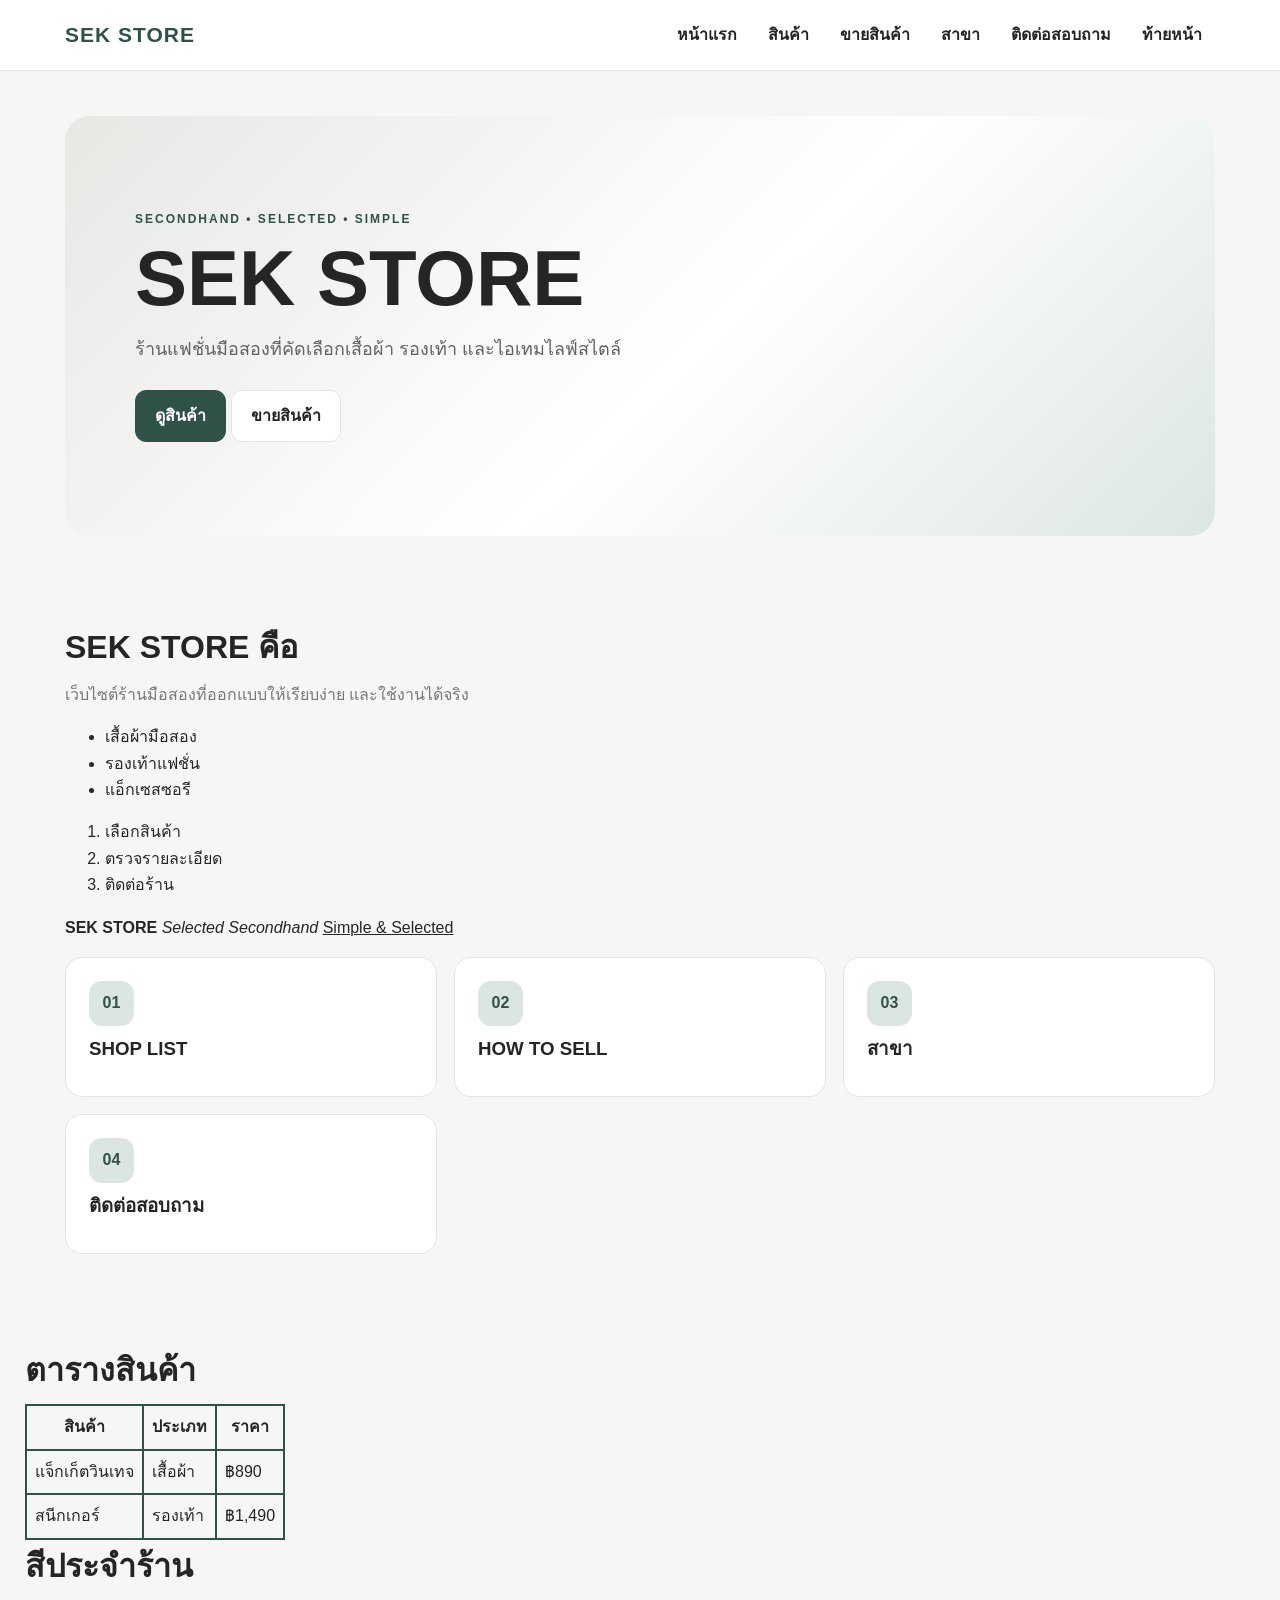
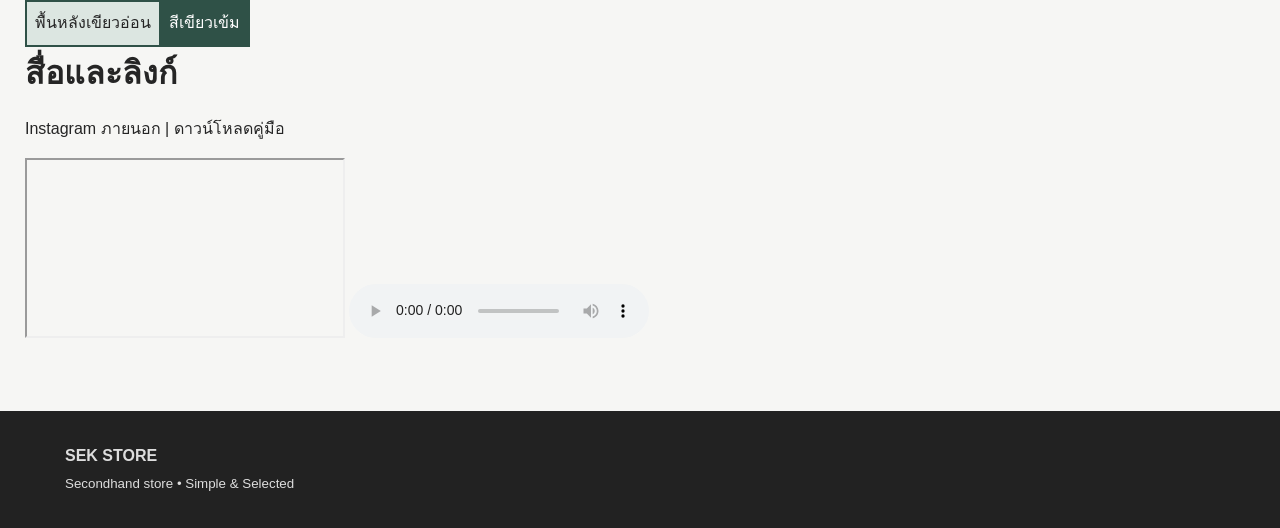
<file: index.html>
<!doctype html><html lang="th"><head><meta charset="utf-8"><meta name="viewport" content="width=device-width,initial-scale=1">
<title>SEK STORE | ร้านแฟชั่นมือสอง</title><style>body{font-family:Arial} .demo{padding:25px} table{border-collapse:collapse} td,th{border:2px solid #2f5147;padding:8px}</style>
<link rel="stylesheet" href="style.css"></head><body>
<header class="nav"><div class="nav-in">
<a class="brand" href="index.html">SEK STORE</a>
<nav class="nav-links">
<a href="index.html">หน้าแรก</a><a href="products.html">สินค้า</a><a href="sell.html">ขายสินค้า</a>
<a href="branches.html">สาขา</a><a href="contact.html">ติดต่อสอบถาม</a><a href="#footer">ท้ายหน้า</a>
</nav></div></header>
<main>
<section class="hero"><div class="container"><div class="hero-box"><div>
<div class="kicker">SECONDHAND • SELECTED • SIMPLE</div><h1>SEK STORE</h1>
<p class="lead">ร้านแฟชั่นมือสองที่คัดเลือกเสื้อผ้า รองเท้า และไอเทมไลฟ์สไตล์</p>
<a class="btn btn-main" href="products.html">ดูสินค้า</a><a class="btn" href="sell.html">ขายสินค้า</a>
</div></div></div></section>
<section class="section" id="about"><div class="container"><h2>SEK STORE คือ</h2>
<p class="desc">เว็บไซต์ร้านมือสองที่ออกแบบให้เรียบง่าย และใช้งานได้จริง</p>
<ul><li>เสื้อผ้ามือสอง</li><li>รองเท้าแฟชั่น</li><li>แอ็กเซสซอรี</li></ul>
<ol><li>เลือกสินค้า</li><li>ตรวจรายละเอียด</li><li>ติดต่อร้าน</li></ol>
<p><b>SEK STORE</b> <i>Selected Secondhand</i> <u>Simple & Selected</u></p>
<div class="grid"><a class="card" href="products.html"><div class="icon">01</div><h3>SHOP LIST</h3></a>
<a class="card" href="sell.html"><div class="icon">02</div><h3>HOW TO SELL</h3></a>
<a class="card" href="branches.html"><div class="icon">03</div><h3>สาขา</h3></a>
<a class="card" href="contact.html"><div class="icon">04</div><h3>ติดต่อสอบถาม</h3></a></div>
</div></section>
<section class="demo"><h2>ตารางสินค้า</h2><table><tr><th>สินค้า</th><th>ประเภท</th><th>ราคา</th></tr>
<tr><td>แจ็กเก็ตวินเทจ</td><td>เสื้อผ้า</td><td>฿890</td></tr><tr><td>สนีกเกอร์</td><td>รองเท้า</td><td>฿1,490</td></tr></table>
<h2>สีประจำร้าน</h2><table><tr><td bgcolor="#dce6e1">พื้นหลังเขียวอ่อน</td><td bgcolor="#2f5147"><font color="white">สีเขียวเข้ม</font></td></tr></table>
<h2>สื่อและลิงก์</h2>
<p><a href="https://www.instagram.com/" target="_blank">Instagram ภายนอก</a> |
<a href="SEK_STORE_คู่มือ.txt" download>ดาวน์โหลดคู่มือ</a></p>
<iframe width="320" height="180" src="https://www.youtube.com/embed/dQw4w9WgXcQ" title="SEK STORE video"></iframe>
<audio controls><source src="https://www.w3schools.com/html/horse.mp3" type="audio/mpeg">เบราว์เซอร์ไม่รองรับเสียง</audio>
</section>
</main><footer id="footer"><div class="container"><b>SEK STORE</b><br><small>Secondhand store • Simple & Selected</small></div></footer>
</body></html>
</file>
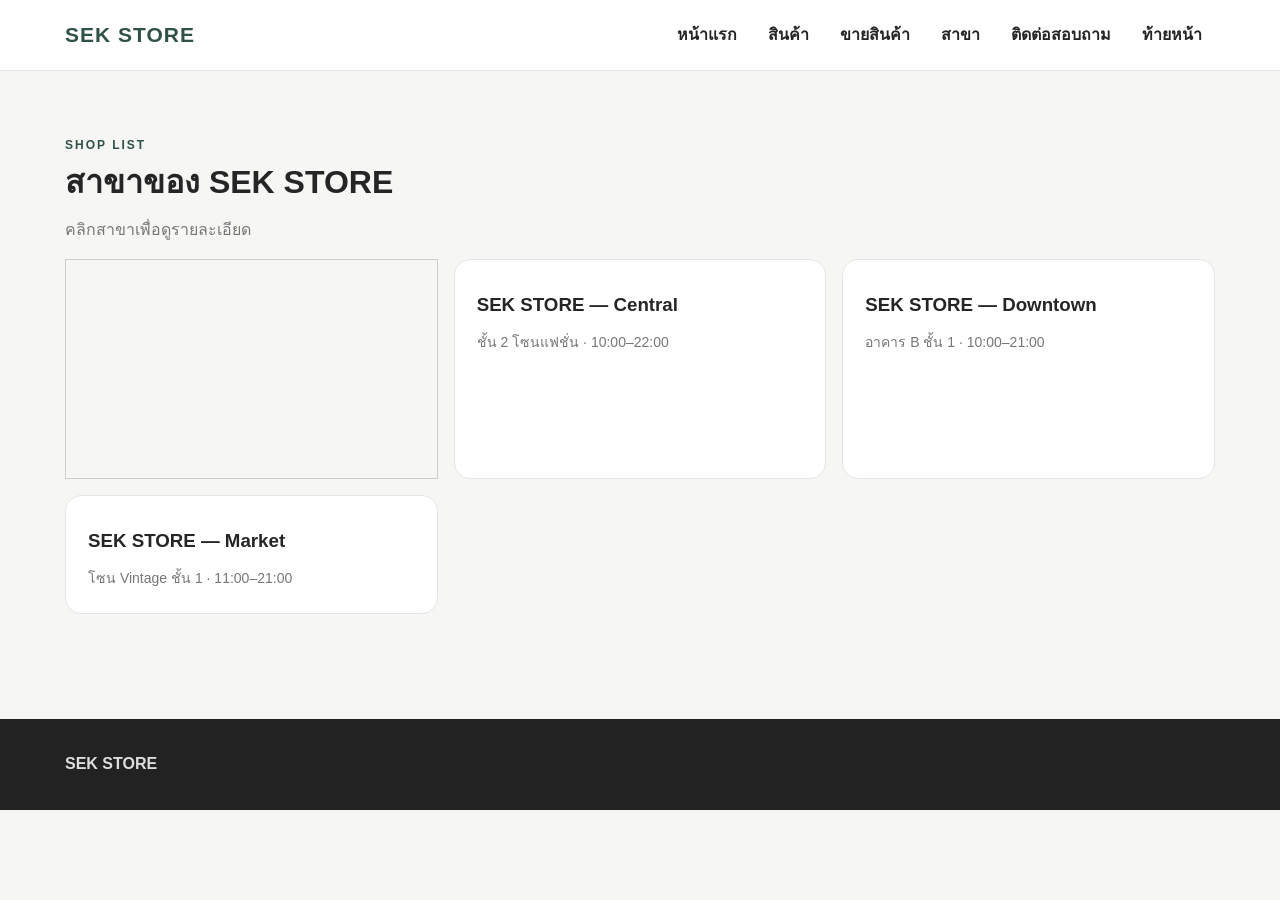
<file: branches.html>
<!doctype html><html lang="th"><head><meta charset="utf-8"><meta name="viewport" content="width=device-width,initial-scale=1"><title>SEK STORE | สาขา</title><link rel="stylesheet" href="style.css"></head>
<body><header class="nav"><div class="nav-in">
<a class="brand" href="index.html">SEK STORE</a>
<nav class="nav-links">
<a href="index.html">หน้าแรก</a><a href="products.html">สินค้า</a><a href="sell.html">ขายสินค้า</a>
<a href="branches.html">สาขา</a><a href="contact.html">ติดต่อสอบถาม</a><a href="#footer">ท้ายหน้า</a>
</nav></div></header>
<main class="section"><div class="container"><div class="kicker">SHOP LIST</div><h2>สาขาของ SEK STORE</h2><p class="desc">คลิกสาขาเพื่อดูรายละเอียด</p><div class="branches"><iframe src="https://www.openstreetmap.org/export/embed.html" width="100%" height="220" style="border:1px solid #ccc" title="แผนที่ตัวอย่าง"></iframe>
<div class="branch" onclick="show('SEK STORE — Central','ชั้น 2 โซนแฟชั่น','10:00–22:00')"><h3>SEK STORE — Central</h3><span>ชั้น 2 โซนแฟชั่น · 10:00–22:00</span></div>
<div class="branch" onclick="show('SEK STORE — Downtown','อาคาร B ชั้น 1','10:00–21:00')"><h3>SEK STORE — Downtown</h3><span>อาคาร B ชั้น 1 · 10:00–21:00</span></div>
<div class="branch" onclick="show('SEK STORE — Market','โซน Vintage ชั้น 1','11:00–21:00')"><h3>SEK STORE — Market</h3><span>โซน Vintage ชั้น 1 · 11:00–21:00</span></div>
</div></div></main>
<div class="modal" id="modal"><div class="modal-box"><button class="close" onclick="hide()">×</button><div class="kicker">BRANCH</div><h2 id="name"></h2><p id="place"></p><b id="time"></b><br><a class="btn btn-main" href="contact.html">สอบถามสาขา</a></div></div>
<script>function show(n,p,t){name.textContent=n;place.textContent=p;time.textContent='เปิด '+t;modal.classList.add('show')}function hide(){modal.classList.remove('show')}</script>
<footer><div class="container"><b>SEK STORE</b></div></footer></body></html>
</file>
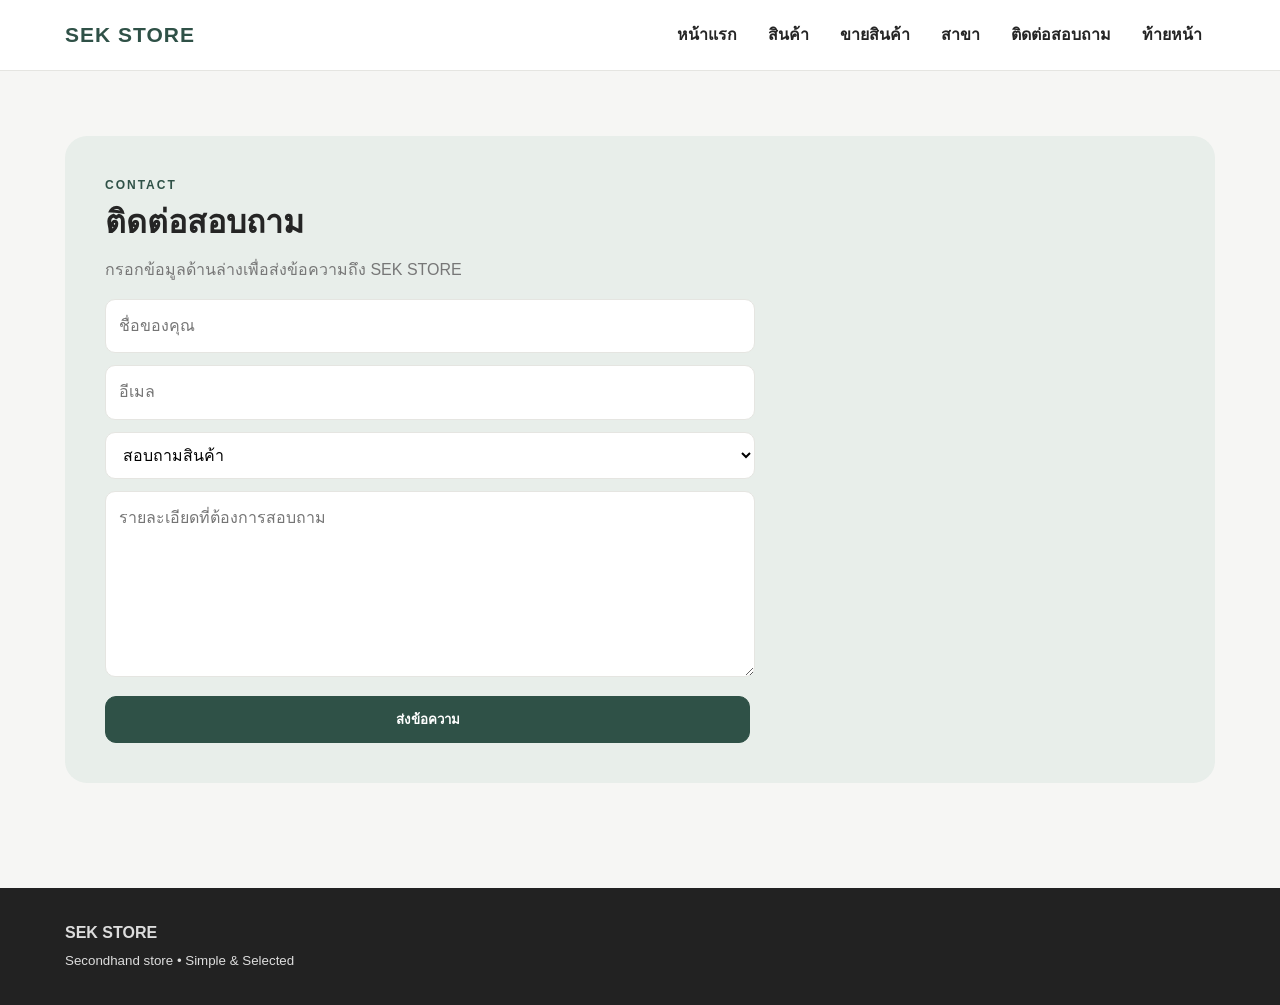
<file: contact.html>
<!doctype html><html lang="th"><head><meta charset="utf-8"><meta name="viewport" content="width=device-width,initial-scale=1"><title>SEK STORE | ติดต่อ</title><link rel="stylesheet" href="style.css"></head>
<body><header class="nav"><div class="nav-in">
<a class="brand" href="index.html">SEK STORE</a>
<nav class="nav-links">
<a href="index.html">หน้าแรก</a><a href="products.html">สินค้า</a><a href="sell.html">ขายสินค้า</a>
<a href="branches.html">สาขา</a><a href="contact.html">ติดต่อสอบถาม</a><a href="#footer">ท้ายหน้า</a>
</nav></div></header>
<main class="section"><div class="container"><div class="contact"><div class="kicker">CONTACT</div><h2>ติดต่อสอบถาม</h2><p class="desc">กรอกข้อมูลด้านล่างเพื่อส่งข้อความถึง SEK STORE</p><form class="form" onsubmit="send(event)"><input required placeholder="ชื่อของคุณ"><input required type="email" placeholder="อีเมล"><select><option>สอบถามสินค้า</option><option>ขายสินค้า</option><option>สอบถามสาขา</option><option>อื่นๆ</option></select><textarea required rows="6" placeholder="รายละเอียดที่ต้องการสอบถาม"></textarea><button class="btn btn-main" type="submit">ส่งข้อความ</button></form></div></div></main>
<div class="modal" id="modal"><div class="modal-box"><button class="close" onclick="hide()">×</button><div class="kicker">SUCCESS</div><h2>ส่งข้อความเรียบร้อย</h2><p>ขอบคุณที่ติดต่อ SEK STORE</p><a class="btn btn-main" href="index.html">กลับหน้าแรก</a></div></div>
<script>function send(e){e.preventDefault();modal.classList.add('show');e.target.reset()}function hide(){modal.classList.remove('show')}</script>
<footer><div class="container"><b>SEK STORE</b><br><small>Secondhand store • Simple & Selected</small></div></footer></body></html>
</file>
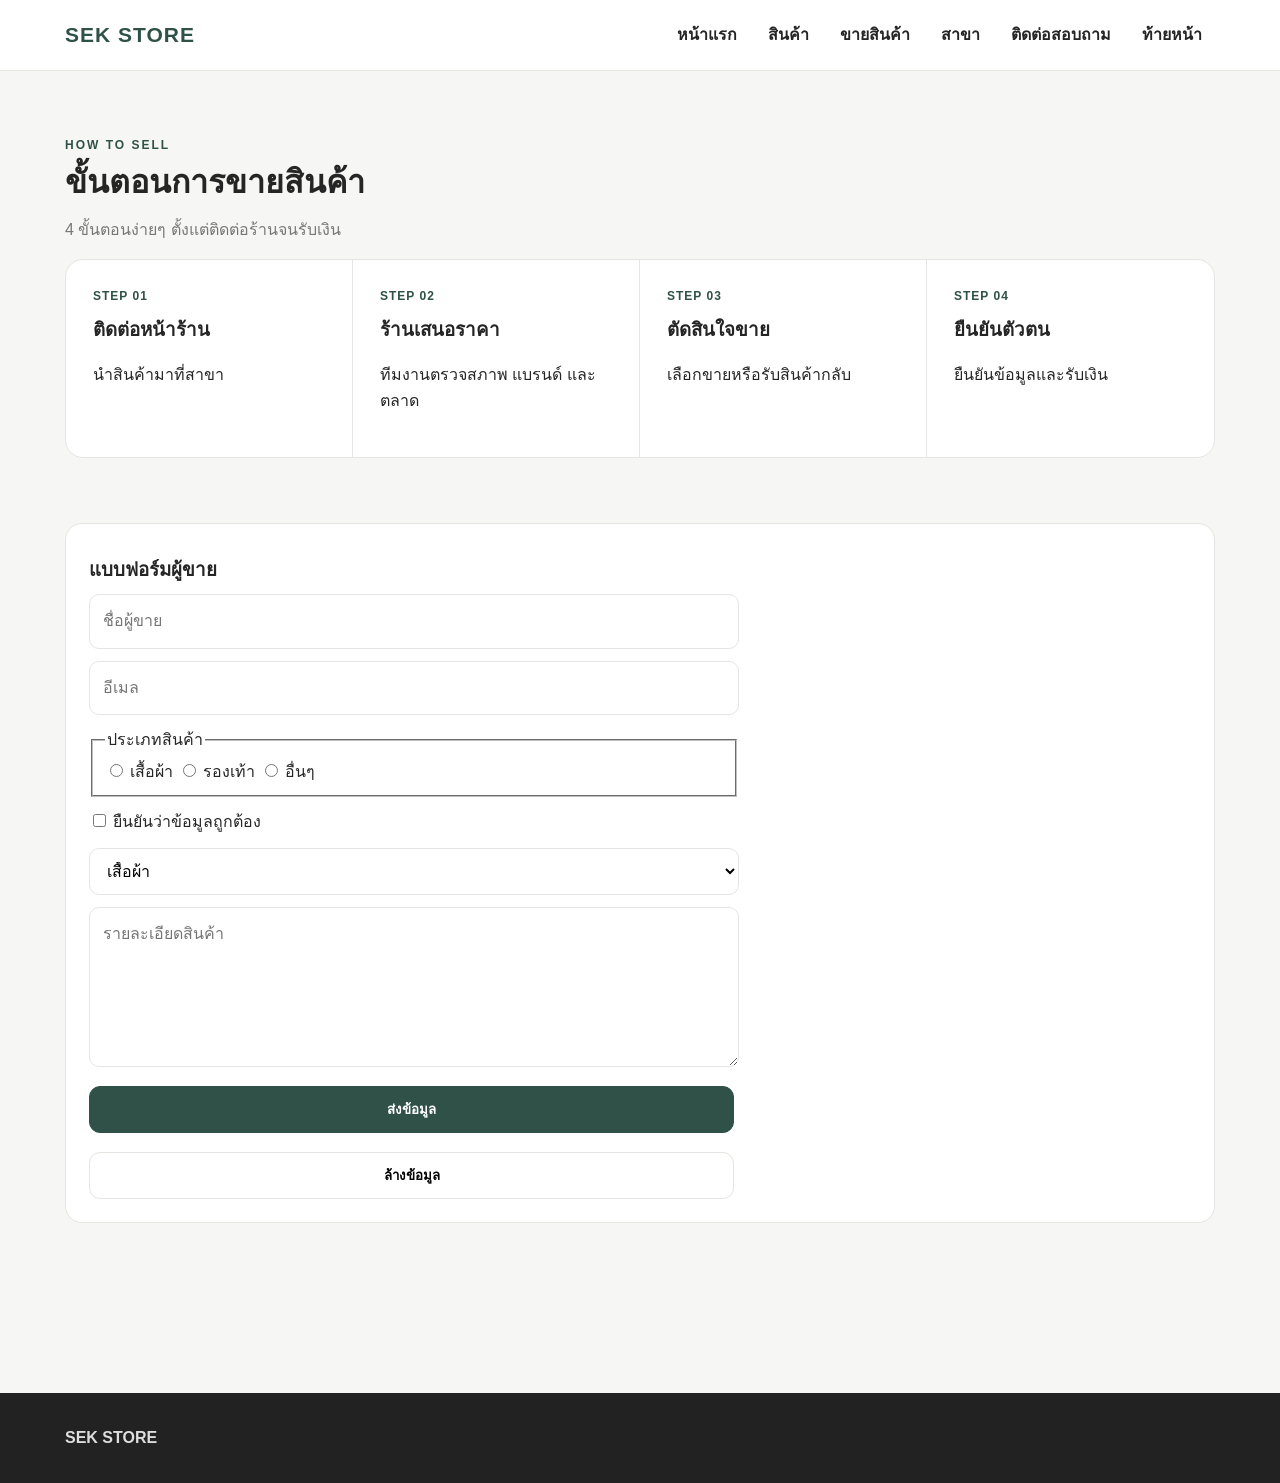
<file: sell.html>
<!doctype html><html lang="th"><head><meta charset="utf-8"><title>SEK STORE | ขายสินค้า</title><link rel="stylesheet" href="style.css"></head><body>
<header class="nav"><div class="nav-in">
<a class="brand" href="index.html">SEK STORE</a>
<nav class="nav-links">
<a href="index.html">หน้าแรก</a><a href="products.html">สินค้า</a><a href="sell.html">ขายสินค้า</a>
<a href="branches.html">สาขา</a><a href="contact.html">ติดต่อสอบถาม</a><a href="#footer">ท้ายหน้า</a>
</nav></div></header><main class="section"><div class="container"><div class="kicker">HOW TO SELL</div><h2>ขั้นตอนการขายสินค้า</h2>
<p class="desc">4 ขั้นตอนง่ายๆ ตั้งแต่ติดต่อร้านจนรับเงิน</p><div class="steps">
<div class="step"><div class="num">STEP 01</div><h3>ติดต่อหน้าร้าน</h3><p>นำสินค้ามาที่สาขา</p></div>
<div class="step"><div class="num">STEP 02</div><h3>ร้านเสนอราคา</h3><p>ทีมงานตรวจสภาพ แบรนด์ และตลาด</p></div>
<div class="step"><div class="num">STEP 03</div><h3>ตัดสินใจขาย</h3><p>เลือกขายหรือรับสินค้ากลับ</p></div>
<div class="step"><div class="num">STEP 04</div><h3>ยืนยันตัวตน</h3><p>ยืนยันข้อมูลและรับเงิน</p></div></div>
<section class="section"><div class="card"><h3>แบบฟอร์มผู้ขาย</h3>
<form class="form" onsubmit="return submitSell(event)">
<input required type="text" placeholder="ชื่อผู้ขาย">
<input required type="email" placeholder="อีเมล">
<fieldset><legend>ประเภทสินค้า</legend>
<label><input type="radio" name="type" value="เสื้อผ้า" required> เสื้อผ้า</label>
<label><input type="radio" name="type" value="รองเท้า"> รองเท้า</label>
<label><input type="radio" name="type" value="อื่นๆ"> อื่นๆ</label></fieldset>
<label><input type="checkbox" required> ยืนยันว่าข้อมูลถูกต้อง</label>
<select><optgroup label="แฟชั่น"><option>เสื้อผ้า</option><option>รองเท้า</option></optgroup><optgroup label="อื่นๆ"><option>กระเป๋า</option><option>หมวก</option></optgroup></select>
<textarea rows="5" placeholder="รายละเอียดสินค้า"></textarea>
<button class="btn btn-main" type="submit">ส่งข้อมูล</button><button class="btn" type="reset">ล้างข้อมูล</button>
</form></div></section></div></main><footer id="footer"><div class="container"><b>SEK STORE</b></div></footer>
<script>function submitSell(e){e.preventDefault();alert('ส่งข้อมูลเรียบร้อย');e.target.reset();return false}</script></body></html>
</file>
<file: style.css>
:root{--bg:#f6f6f4;--white:#fff;--ink:#252525;--muted:#777;--line:#e5e5e1;--green:#2f5147;--green2:#dce6e1}
*{box-sizing:border-box}html{scroll-behavior:smooth}body{margin:0;background:var(--bg);color:var(--ink);font-family:Arial,"Noto Sans Thai",Tahoma,sans-serif;line-height:1.65}
a{text-decoration:none;color:inherit}.nav{position:sticky;top:0;z-index:10;background:#fff;border-bottom:1px solid var(--line)}
.nav-in{width:min(1150px,92%);height:70px;margin:auto;display:flex;align-items:center;justify-content:space-between}.brand{font-weight:800;font-size:21px;letter-spacing:1px;color:var(--green)}
.nav-links{display:flex;gap:5px;flex-wrap:wrap}.nav-links a{padding:10px 13px;border-radius:9px;font-weight:600}.nav-links a:hover{background:#f0f1ee;color:var(--green)}
.container{width:min(1150px,92%);margin:auto}.hero{padding:45px 0 20px}.hero-box{min-height:420px;border-radius:25px;padding:70px;background:linear-gradient(135deg,#e6e8e4,#fff 55%,#dce6e1);display:flex;align-items:center}
.kicker{font-size:12px;letter-spacing:2px;font-weight:800;color:var(--green)}h1{font-size:clamp(45px,7vw,78px);line-height:1;margin:10px 0 18px}h2{font-size:32px;margin:0 0 8px}h3{margin:8px 0}.lead{color:#626262;max-width:650px;font-size:18px}.btn{display:inline-block;padding:12px 19px;border-radius:11px;border:1px solid var(--line);margin:7px 5px 0 0;font-weight:700;background:#fff}.btn-main{background:var(--green);color:#fff;border-color:var(--green)}
.section{padding:65px 0}.desc{color:var(--muted);margin-top:0}.grid{display:grid;grid-template-columns:repeat(3,1fr);gap:17px}.card{background:#fff;border:1px solid var(--line);border-radius:17px;padding:23px;transition:.2s}.card:hover{transform:translateY(-3px);box-shadow:0 12px 28px #0000000c}.icon{width:45px;height:45px;border-radius:13px;background:var(--green2);color:var(--green);display:grid;place-items:center;font-weight:800}
.products{display:grid;grid-template-columns:repeat(4,1fr);gap:16px}.product{padding:0;overflow:hidden;cursor:pointer}.product-img{height:190px;display:grid;place-items:center;background:#eee;overflow:hidden}.product-img img{width:100%;height:100%;object-fit:cover;display:block}.product-info{padding:18px}.tag{font-size:11px;padding:4px 8px;border-radius:50px;background:#efefeb;color:#666}.price{font-weight:800;font-size:18px;margin-top:7px}
.steps{display:grid;grid-template-columns:repeat(4,1fr);background:#fff;border:1px solid var(--line);border-radius:18px;overflow:hidden}.step{padding:27px;border-right:1px solid var(--line)}.step:last-child{border:0}.num{color:var(--green);font-weight:800;font-size:12px;letter-spacing:1px}
.branches{display:grid;grid-template-columns:repeat(3,1fr);gap:16px}.branch{background:#fff;border:1px solid var(--line);border-radius:16px;padding:22px;cursor:pointer}.branch span{color:var(--muted);font-size:14px}
.contact{background:#e8eeea;border-radius:22px;padding:40px}.form{max-width:650px;display:grid;gap:12px}.form input,.form textarea,.form select{padding:13px;border:1px solid var(--line);border-radius:10px;background:#fff;font:inherit}
footer{margin-top:40px;background:#222;color:#ddd;padding:32px 0}.modal{position:fixed;inset:0;background:#0008;display:none;align-items:center;justify-content:center;padding:20px;z-index:30}.modal.show{display:flex}.modal-box{background:#fff;border-radius:20px;padding:28px;width:min(600px,100%)}.close{float:right;border:0;background:#eee;border-radius:50%;width:35px;height:35px;font-size:20px}
@media(max-width:850px){.nav-in{height:auto;padding:13px 0;align-items:flex-start}.nav-links{justify-content:flex-end}.grid,.products,.branches{grid-template-columns:repeat(2,1fr)}.steps{grid-template-columns:repeat(2,1fr)}.step:nth-child(2){border-right:0}.step{border-bottom:1px solid var(--line)}}
@media(max-width:580px){.nav-links{display:none}.hero-box{padding:40px 25px;min-height:450px}.grid,.products,.branches,.steps{grid-template-columns:1fr}.step{border-right:0}.section{padding:45px 0}}
</file>
